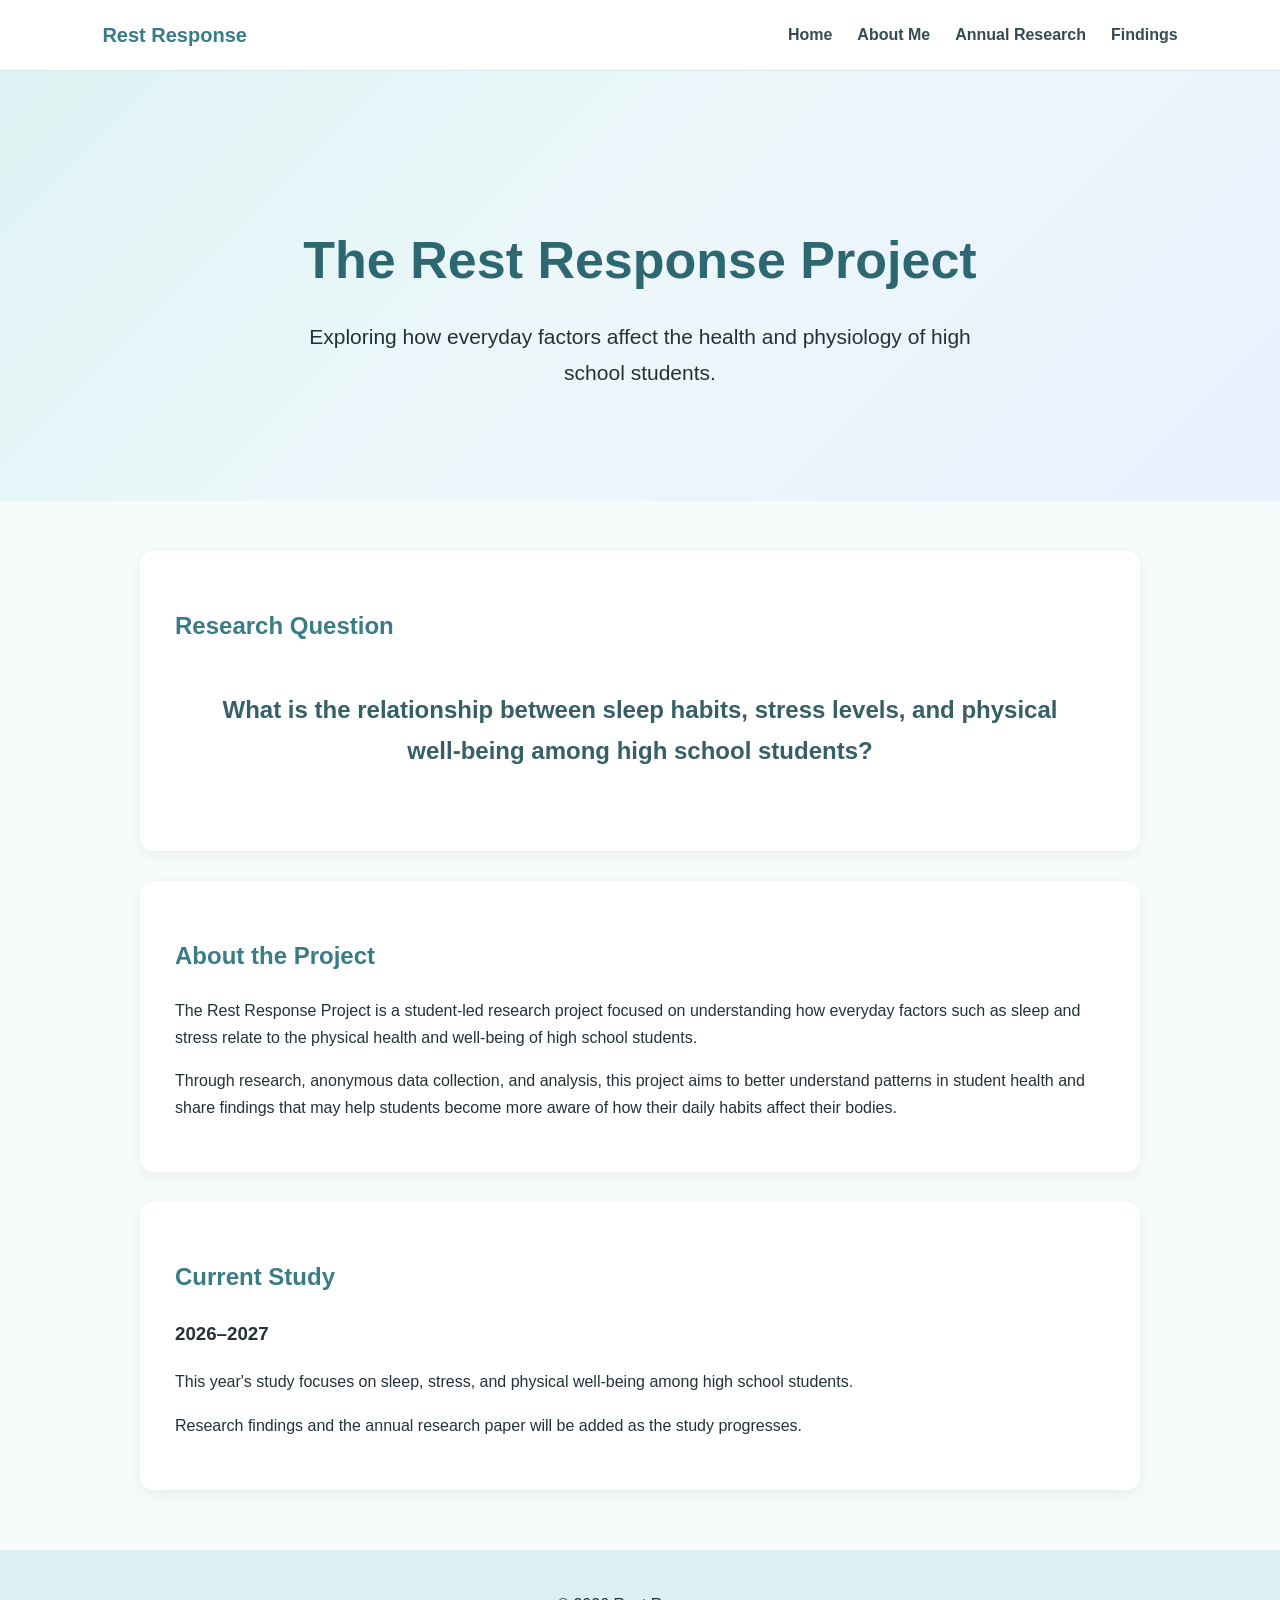
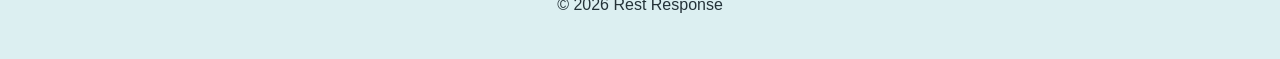
<file: index.html>
<!DOCTYPE html>
<html lang="en">
<head>
  <meta charset="UTF-8">
  <meta name="viewport" content="width=device-width, initial-scale=1.0">
  <title>The Rest Response Project</title>
  <link rel="stylesheet" href="style.css">
</head>

<body>

  <nav>
    <div class="logo"> Rest Response </div>

    <div class="nav-links">
      <a href="index.html">Home</a>
      <a href="about.html">About Me</a>
      <a href="research.html">Annual Research</a>
      <a href="findings.html">Findings</a>
    </div>
  </nav>

  <header class="hero">
    <h1>The Rest Response Project</h1>

    <p class="subtitle">
      Exploring how everyday factors affect the health and physiology
      of high school students.
    </p>
  </header>

  <main>

    <section class="card">
      <h2>Research Question</h2>

      <p class="question">
        What is the relationship between sleep habits, stress levels,
        and physical well-being among high school students?
      </p>
    </section>


    <section class="card">
      <h2>About the Project</h2>

      <p>
        The Rest Response Project is a student-led research project
        focused on understanding how everyday factors such as sleep and
        stress relate to the physical health and well-being of high school
        students.
      </p>

      <p>
        Through research, anonymous data collection, and analysis, this
        project aims to better understand patterns in student health and
        share findings that may help students become more aware of how
        their daily habits affect their bodies.
      </p>
    </section>


    <section class="card">
      <h2>Current Study</h2>

      <h3>2026–2027</h3>

      <p>
        This year's study focuses on sleep, stress, and physical
        well-being among high school students.
      </p>

      <p>
        Research findings and the annual research paper will be added
        as the study progresses.
      </p>
    </section>

  </main>

  <footer>
    <p>© 2026 Rest Response</p>
  </footer>

</body>
</html>
</file>
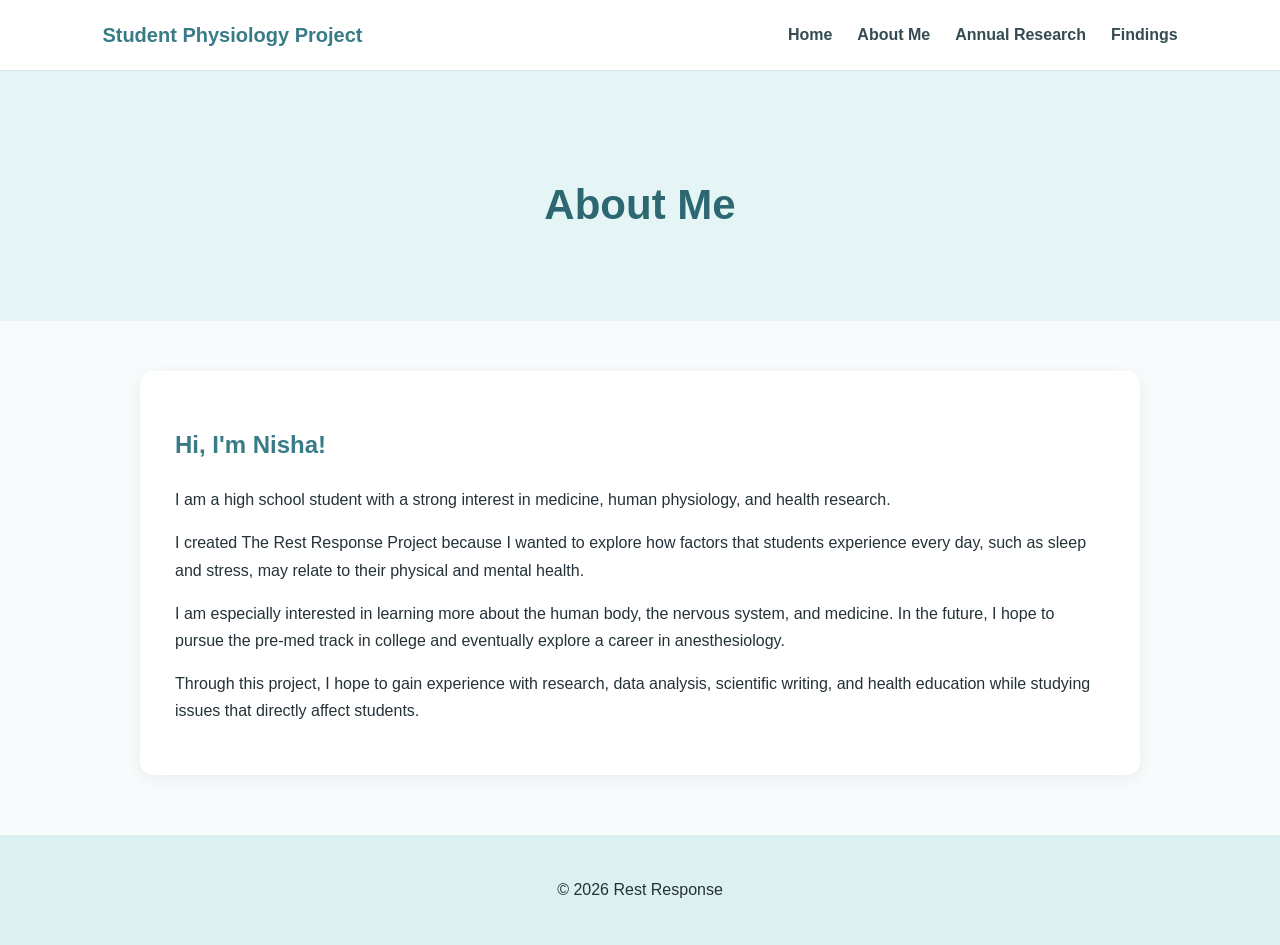
<file: about.html>
<!DOCTYPE html>
<html lang="en">
<head>
  <meta charset="UTF-8">
  <meta name="viewport" content="width=device-width, initial-scale=1.0">
  <title>About Me | The Rest Response Project</title>
  <link rel="stylesheet" href="style.css">
</head>

<body>

  <nav>
    <div class="logo">Student Physiology Project</div>

    <div class="nav-links">
      <a href="index.html">Home</a>
      <a href="about.html">About Me</a>
      <a href="research.html">Annual Research</a>
      <a href="findings.html">Findings</a>
    </div>
  </nav>

  <header class="page-header">
    <h1>About Me</h1>
  </header>

  <main>

    <section class="card">
      <h2>Hi, I'm Nisha!</h2>

      <p>
        I am a high school student with a strong interest in medicine,
        human physiology, and health research.
      </p>

      <p>
        I created The Rest Response Project because I wanted to
        explore how factors that students experience every day, such as
        sleep and stress, may relate to their physical and mental health.
      </p>

      <p>
        I am especially interested in learning more about the human body,
        the nervous system, and medicine. In the future, I hope to pursue
        the pre-med track in college and eventually explore a career in
        anesthesiology.
      </p>

      <p>
        Through this project, I hope to gain experience with research,
        data analysis, scientific writing, and health education while
        studying issues that directly affect students.
      </p>
    </section>

  </main>

  <footer>
    <p>© 2026 Rest Response </p>
  </footer>

</body>
</html>
</file>
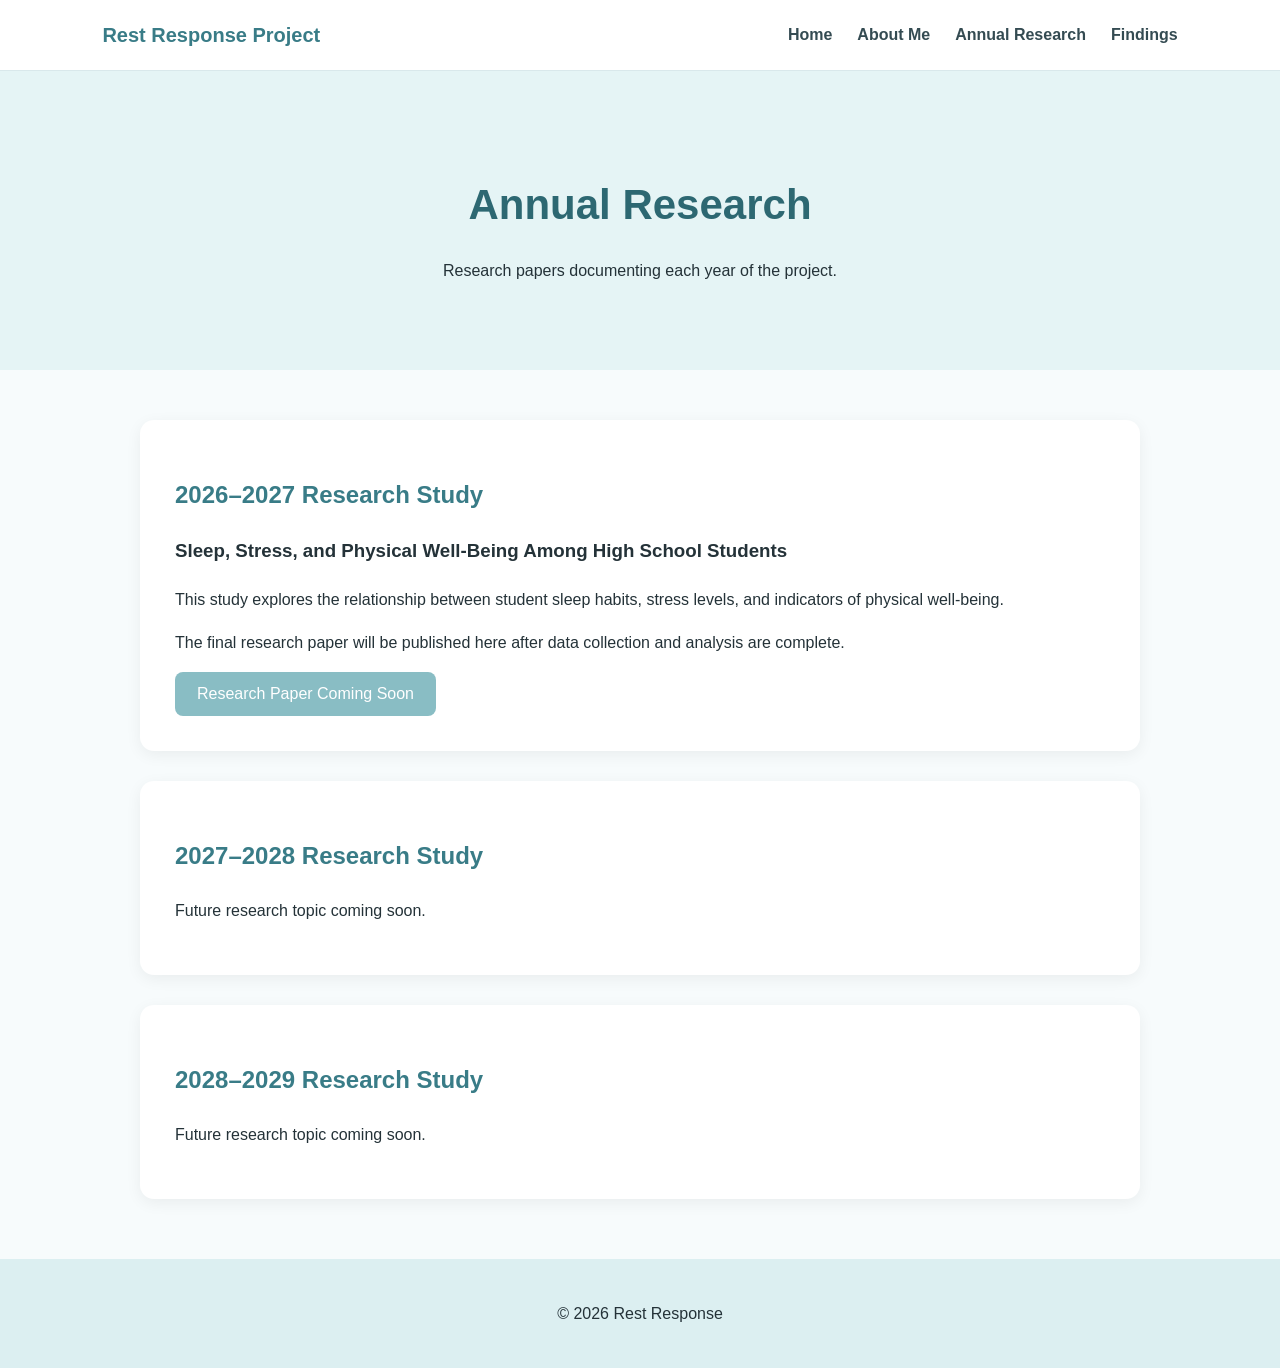
<file: annual.html>
<!DOCTYPE html>
<html lang="en">
<head>
  <meta charset="UTF-8">
  <meta name="viewport" content="width=device-width, initial-scale=1.0">
  <title>Annual Research | The Rest Response Project</title>
  <link rel="stylesheet" href="style.css">
</head>

<body>

  <nav>
    <div class="logo">Rest Response Project</div>

    <div class="nav-links">
      <a href="index.html">Home</a>
      <a href="about.html">About Me</a>
      <a href="research.html">Annual Research</a>
      <a href="findings.html">Findings</a>
    </div>
  </nav>

  <header class="page-header">
    <h1>Annual Research</h1>

    <p>
      Research papers documenting each year of the project.
    </p>
  </header>

  <main>

    <section class="card">
      <h2>2026–2027 Research Study</h2>

      <h3>
        Sleep, Stress, and Physical Well-Being Among High School Students
      </h3>

      <p>
        This study explores the relationship between student sleep habits,
        stress levels, and indicators of physical well-being.
      </p>

      <p>
        The final research paper will be published here after data
        collection and analysis are complete.
      </p>

      <button disabled>Research Paper Coming Soon</button>
    </section>


    <section class="card">
      <h2>2027–2028 Research Study</h2>

      <p>
        Future research topic coming soon.
      </p>
    </section>


    <section class="card">
      <h2>2028–2029 Research Study</h2>

      <p>
        Future research topic coming soon.
      </p>
    </section>

  </main>

  <footer>
    <p>© 2026 Rest Response </p>
  </footer>

</body>
</html>
</file>
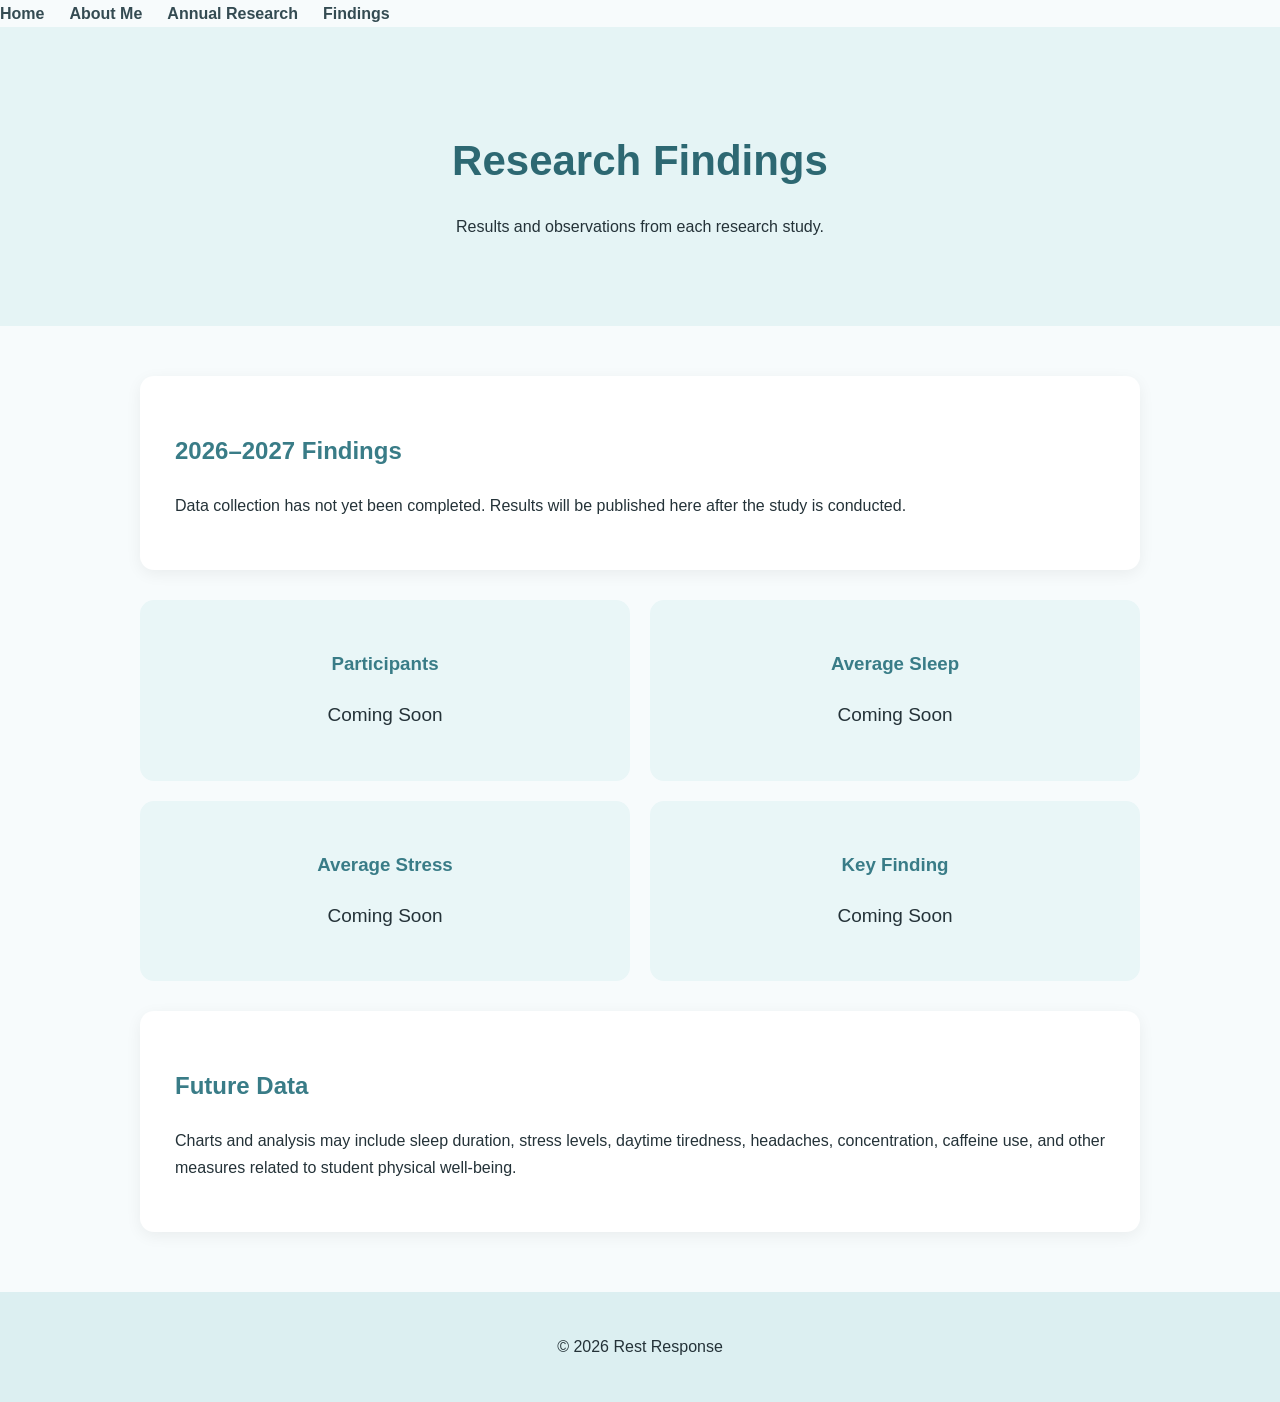
<file: findings.html>
<!DOCTYPE html>
<html lang="en">
<head>
  <meta charset="UTF-8">
  <meta name="viewport" content="width=device-width, initial-scale=1.0">
  <title>Findings | Rest Response </title>
  <link rel="stylesheet" href="style.css">
</head>

<body>

    <div class="nav-links">
      <a href="index.html">Home</a>
      <a href="about.html">About Me</a>
      <a href="research.html">Annual Research</a>
      <a href="findings.html">Findings</a>
    </div>
  </nav>

  <header class="page-header">
    <h1>Research Findings</h1>

    <p>
      Results and observations from each research study.
    </p>
  </header>

  <main>

    <section class="card">
      <h2>2026–2027 Findings</h2>

      <p>
        Data collection has not yet been completed.
        Results will be published here after the study is conducted.
      </p>
    </section>


    <section class="stats">

      <div class="stat-card">
        <h3>Participants</h3>
        <p>Coming Soon</p>
      </div>

      <div class="stat-card">
        <h3>Average Sleep</h3>
        <p>Coming Soon</p>
      </div>

      <div class="stat-card">
        <h3>Average Stress</h3>
        <p>Coming Soon</p>
      </div>

      <div class="stat-card">
        <h3>Key Finding</h3>
        <p>Coming Soon</p>
      </div>

    </section>


    <section class="card">
      <h2>Future Data</h2>

      <p>
        Charts and analysis may include sleep duration, stress levels,
        daytime tiredness, headaches, concentration, caffeine use,
        and other measures related to student physical well-being.
      </p>
    </section>

  </main>

  <footer>
    <p>© 2026 Rest Response </p>
  </footer>

</body>
</html>
</file>
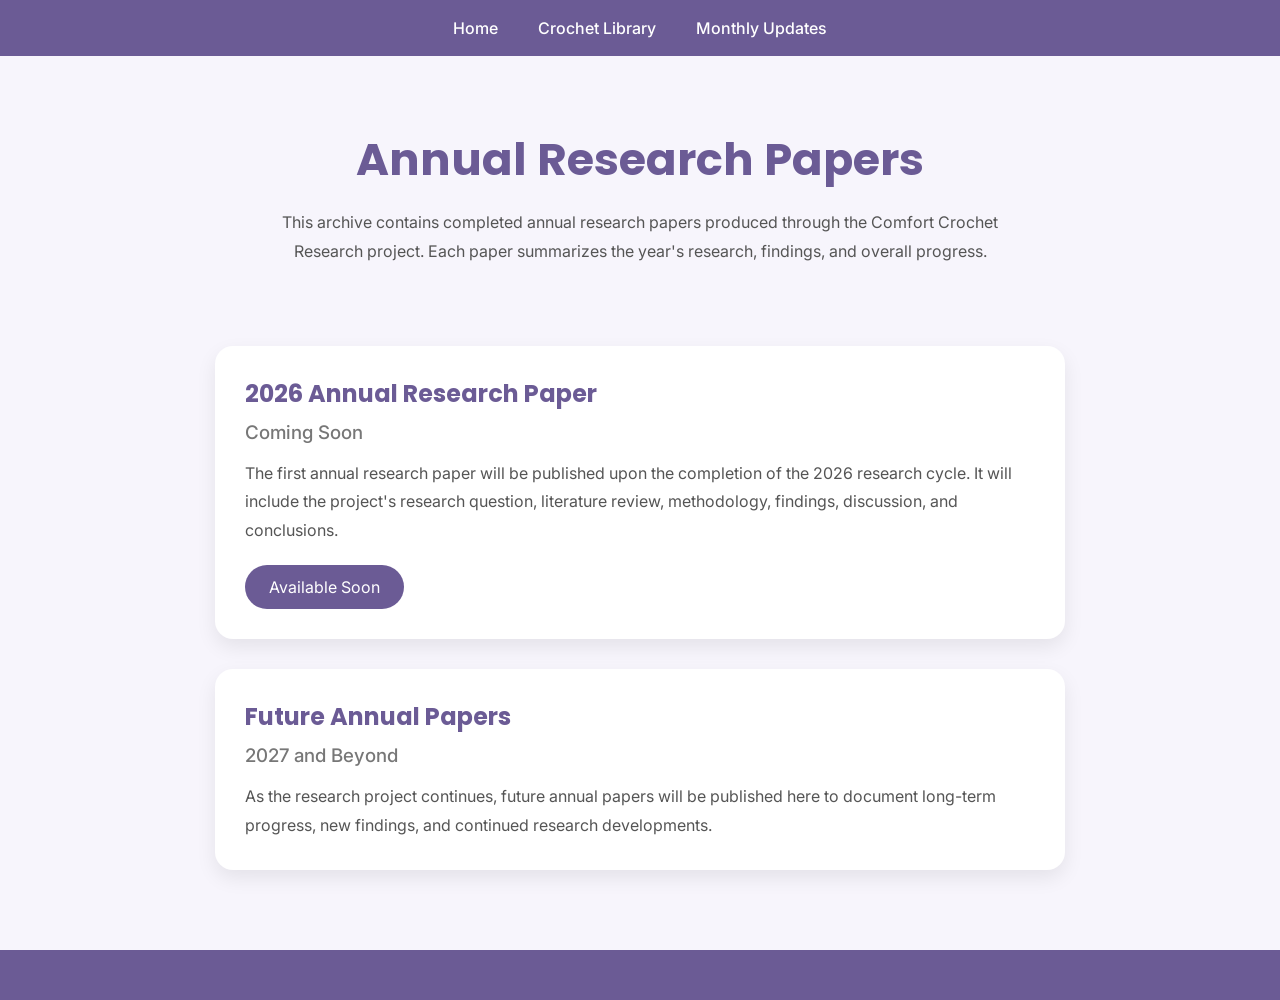
<file: papers.html>
<!DOCTYPE html>
<html lang="en">
<head>
<meta charset="UTF-8">
<meta name="viewport" content="width=device-width, initial-scale=1.0">

<title>Annual Research Papers | Comfort Crochet Research</title>

<link href="https://fonts.googleapis.com/css2?family=Poppins:wght@400;600;700&family=Inter:wght@400;500&display=swap" rel="stylesheet">

<style>

*{
    margin:0;
    padding:0;
    box-sizing:border-box;
}

body{
    font-family:'Inter',sans-serif;
    background:#F7F5FC;
    color:#333;
}

/* Navigation */

nav{
    background:#6B5B95;
    padding:18px 8%;
    display:flex;
    justify-content:center;
}

nav ul{
    list-style:none;
    display:flex;
    gap:40px;
}

nav a{
    color:white;
    text-decoration:none;
    font-weight:500;
    transition:.3s;
}

nav a:hover{
    color:#E6DFF5;
}

/* Header */

header{
    text-align:center;
    padding:70px 20px 40px;
}

header h1{
    font-family:'Poppins',sans-serif;
    color:#6B5B95;
    font-size:2.8rem;
    margin-bottom:15px;
}

header p{
    max-width:760px;
    margin:auto;
    line-height:1.8;
    color:#555;
}

/* Papers */

.papers{
    width:85%;
    max-width:850px;
    margin:40px auto 80px;
}

.paper{
    background:white;
    padding:30px;
    border-radius:18px;
    box-shadow:0 8px 20px rgba(0,0,0,.08);
    margin-bottom:30px;
}

.paper h2{
    color:#6B5B95;
    font-family:'Poppins',sans-serif;
    margin-bottom:10px;
}

.paper h3{
    color:#777;
    font-weight:500;
    margin-bottom:15px;
}

.paper p{
    line-height:1.8;
    color:#555;
}

.button{
    display:inline-block;
    margin-top:20px;
    padding:12px 24px;
    background:#6B5B95;
    color:white;
    text-decoration:none;
    border-radius:25px;
    transition:.3s;
}

.button:hover{
    background:#8A79B8;
}

/* Footer */

footer{
    background:#6B5B95;
    color:white;
    text-align:center;
    padding:25px;
}

</style>

</head>

<body>

<nav>

<ul>
<li><a href="index.html">Home</a></li>
<li><a href="library.html">Crochet Library</a></li>
<li><a href="monthly.html">Monthly Updates</a></li>
</ul>

</nav>

<header>

<h1>Annual Research Papers</h1>

<p>
This archive contains completed annual research papers produced through the Comfort Crochet Research project. Each paper summarizes the year's research, findings, and overall progress.
</p>

</header>

<section class="papers">

<div class="paper">

<h2>2026 Annual Research Paper</h2>

<h3>Coming Soon</h3>

<p>
The first annual research paper will be published upon the completion of the 2026 research cycle. It will include the project's research question, literature review, methodology, findings, discussion, and conclusions.
</p>

<a href="#" class="button">Available Soon</a>

</div>

<div class="paper">

<h2>Future Annual Papers</h2>

<h3>2027 and Beyond</h3>

<p>
As the research project continues, future annual papers will be published here to document long-term progress, new findings, and continued research developments.
</p>

</div>

</section>

<footer>
</file>
<file: style.css>
* {
  box-sizing: border-box;
}

body {
  margin: 0;
  font-family: Arial, Helvetica, sans-serif;
  background-color: #f7fbfc;
  color: #243238;
  line-height: 1.7;
}


/* NAVIGATION */

nav {
  background-color: #ffffff;
  padding: 18px 8%;
  display: flex;
  justify-content: space-between;
  align-items: center;
  border-bottom: 1px solid #d9e8eb;
}

.logo {
  font-size: 20px;
  font-weight: bold;
  color: #397c87;
}

.nav-links {
  display: flex;
  gap: 25px;
}

.nav-links a {
  text-decoration: none;
  color: #344b52;
  font-weight: bold;
}

.nav-links a:hover {
  color: #4b9aa5;
}


/* HOME HERO */

.hero {
  text-align: center;
  padding: 110px 20px;
  background: linear-gradient(
    135deg,
    #dff4f4,
    #edf7fa,
    #e8f0ff
  );
}

.hero h1 {
  font-size: 52px;
  margin-bottom: 15px;
  color: #2d6872;
}

.subtitle {
  font-size: 21px;
  max-width: 700px;
  margin: auto;
}


/* PAGE HEADERS */

.page-header {
  text-align: center;
  padding: 70px 20px;
  background-color: #e5f4f5;
}

.page-header h1 {
  font-size: 42px;
  color: #2d6872;
  margin-bottom: 10px;
}


/* MAIN CONTENT */

main {
  width: 85%;
  max-width: 1000px;
  margin: 50px auto;
}

.card {
  background-color: white;
  padding: 35px;
  margin-bottom: 30px;
  border-radius: 14px;
  box-shadow: 0 4px 16px rgba(0,0,0,0.06);
}

.card h2 {
  color: #397c87;
}

.question {
  font-size: 24px;
  font-weight: bold;
  text-align: center;
  color: #365f68;
  padding: 20px;
}


/* FINDINGS */

.stats {
  display: grid;
  grid-template-columns: repeat(2, 1fr);
  gap: 20px;
  margin-bottom: 30px;
}

.stat-card {
  background-color: #e9f6f7;
  padding: 30px;
  text-align: center;
  border-radius: 14px;
}

.stat-card h3 {
  color: #397c87;
  margin-bottom: 8px;
}

.stat-card p {
  font-size: 19px;
}


/* BUTTONS */

button {
  background-color: #4b9aa5;
  color: white;
  border: none;
  padding: 13px 22px;
  border-radius: 8px;
  font-size: 16px;
}

button:disabled {
  opacity: 0.65;
}


/* FOOTER */

footer {
  text-align: center;
  padding: 25px;
  background-color: #dceff1;
  margin-top: 60px;
}


/* PHONE / SMALL SCREEN */

@media (max-width: 700px) {

  nav {
    flex-direction: column;
    gap: 15px;
  }

  .nav-links {
    flex-wrap: wrap;
    justify-content: center;
    gap: 15px;
  }

  .hero h1 {
    font-size: 38px;
  }

  .stats {
    grid-template-columns: 1fr;
  }

  main {
    width: 92%;
  }
}
</file>
